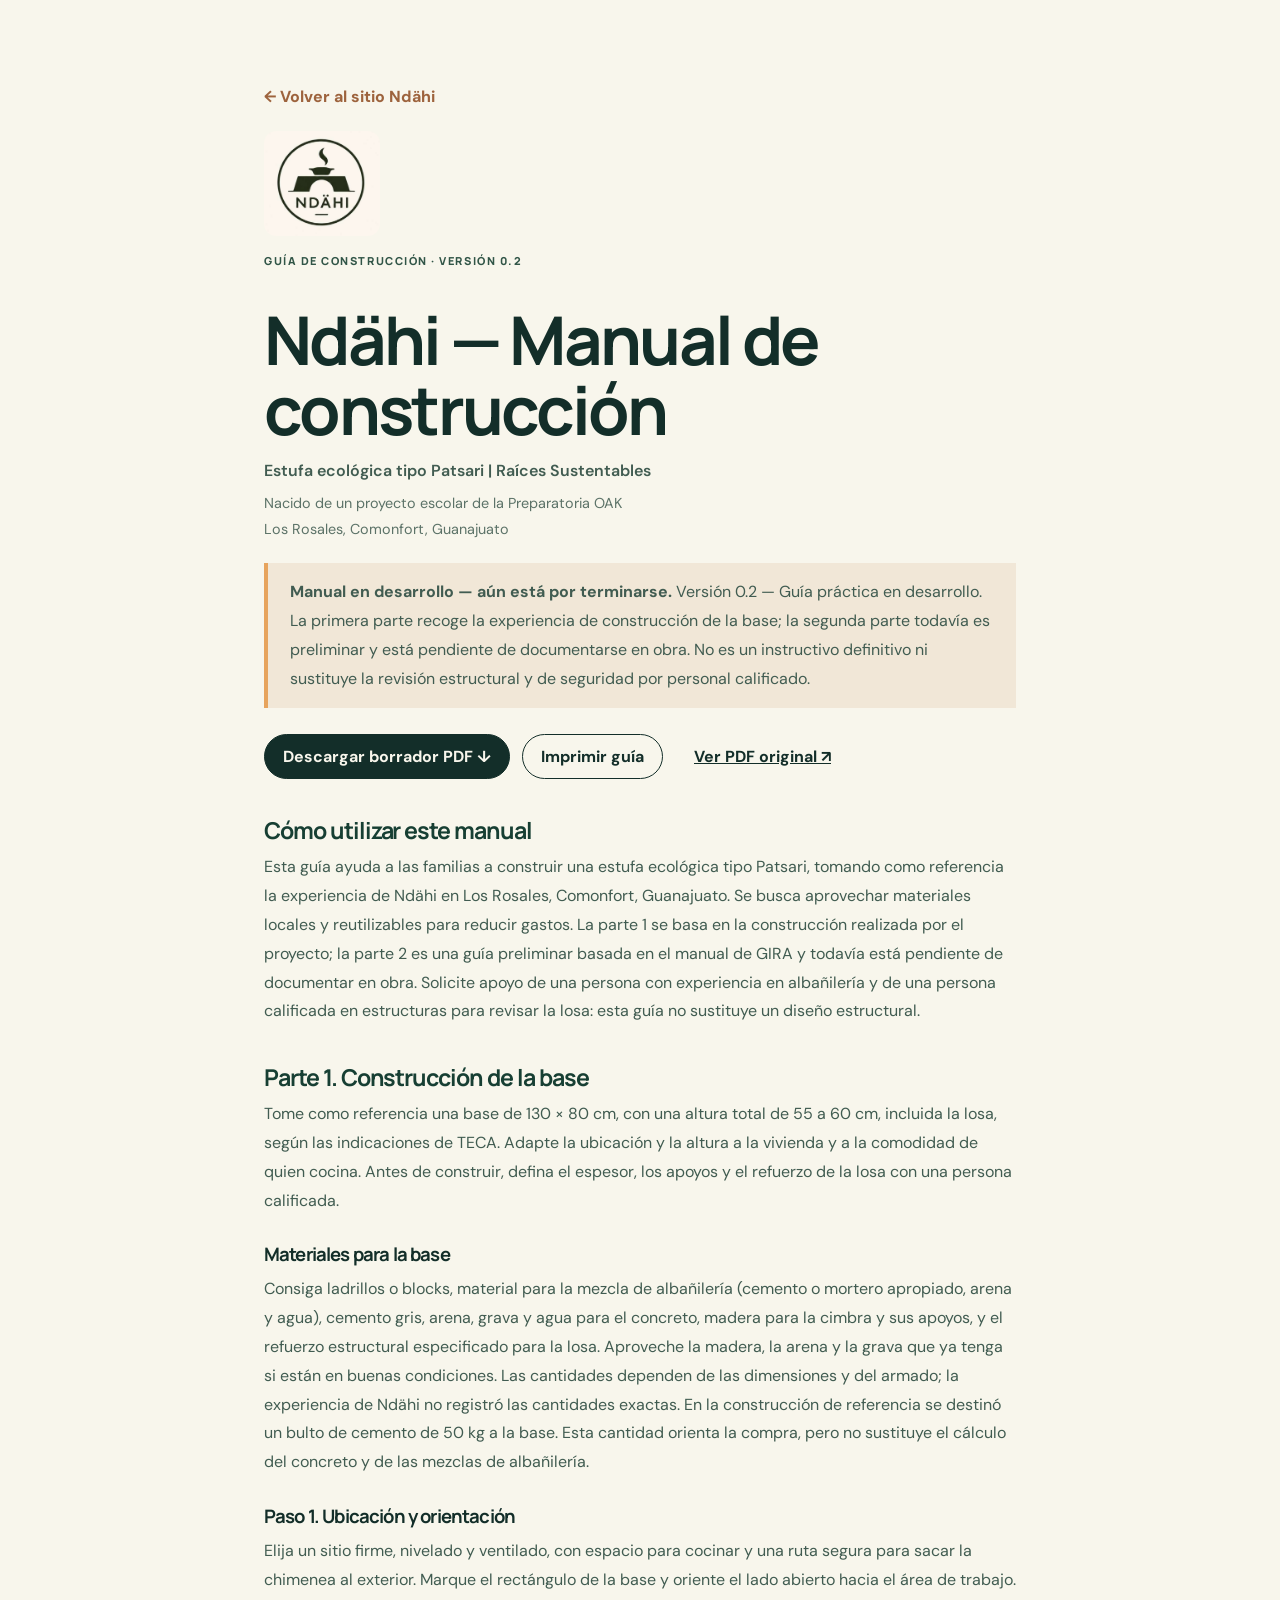
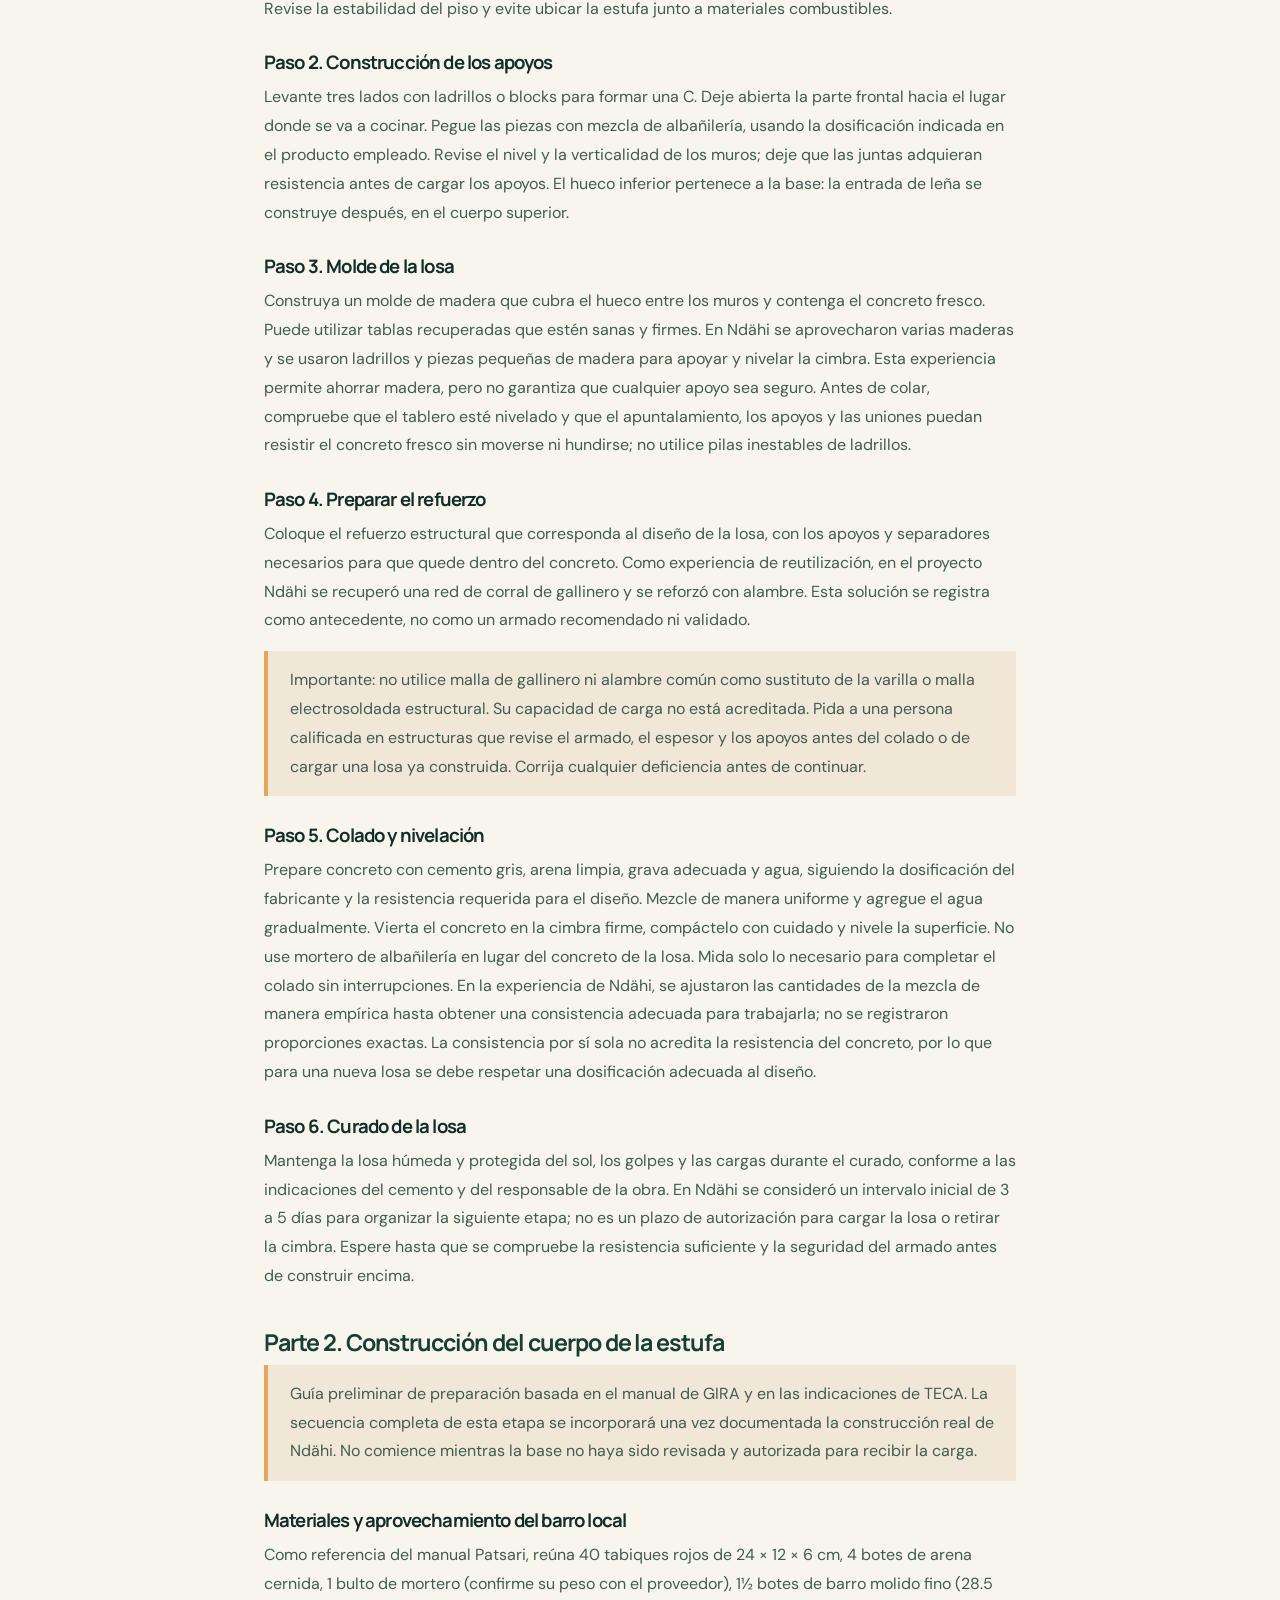
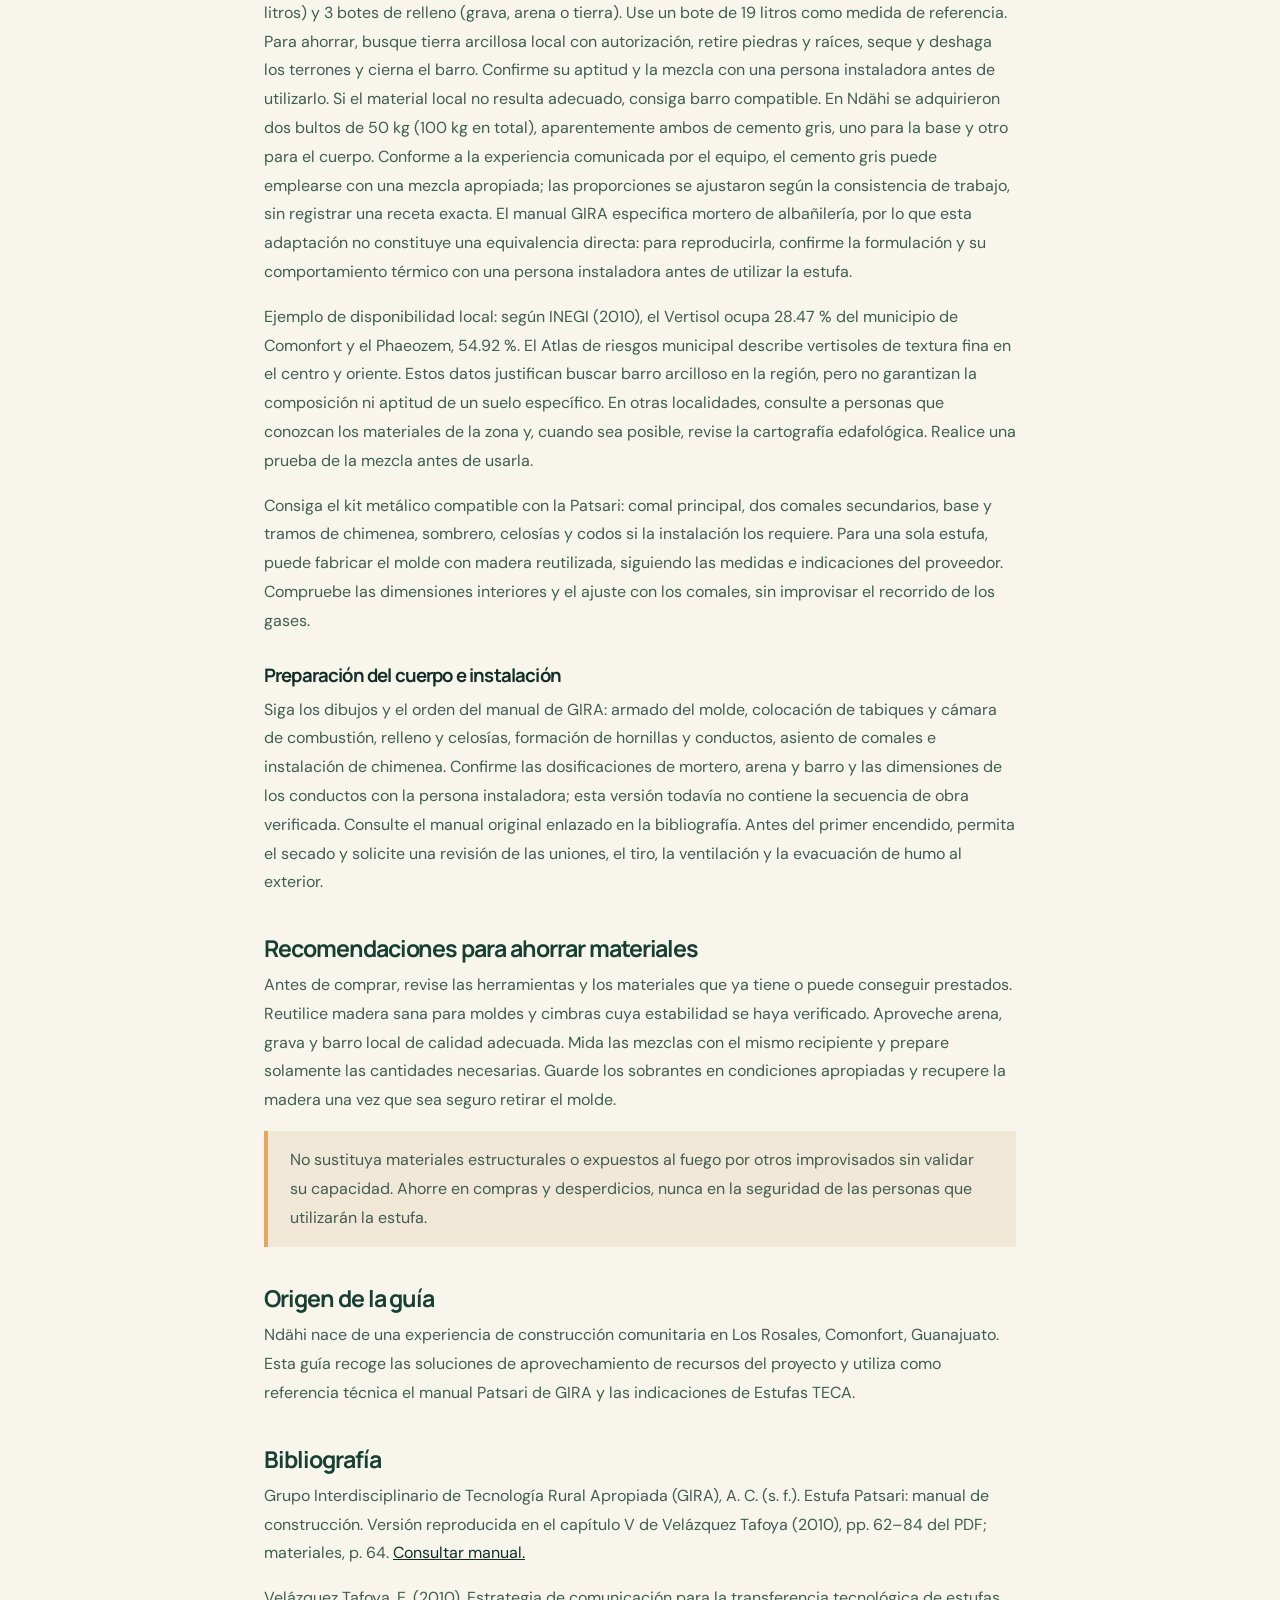
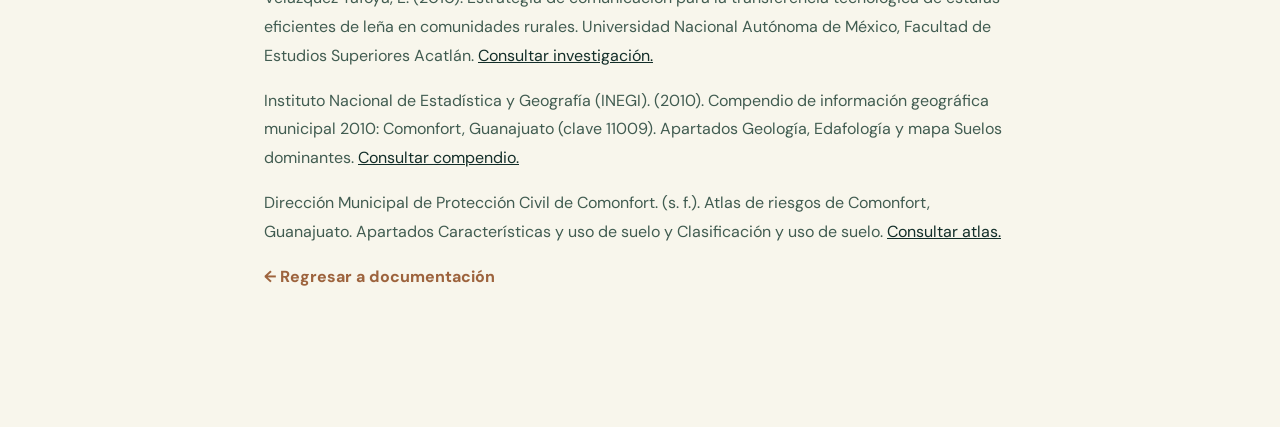
<file: manual-construccion.html>
<!doctype html>
<html lang="es-MX">
<head>
<meta charset="utf-8">
<meta name="viewport" content="width=device-width,initial-scale=1">
<meta name="theme-color" content="#132E29">
<meta name="description" content="Versión 0.2 en desarrollo del manual de construcción de Ndähi.">
<title>Manual de construcción en desarrollo | Ndähi</title>
<link rel="icon" href="./assets/favicon.png">
<link rel="preconnect" href="https://fonts.googleapis.com">
<link href="https://fonts.googleapis.com/css2?family=DM+Sans:wght@400;500;600;700&family=Manrope:wght@400;600;700;800&family=Instrument+Serif:ital@0;1&display=swap" rel="stylesheet">
<link rel="stylesheet" href="./styles.css">
<style>
/* Keep the official brand and provide a compact, printable reading layout. */
.manual-brand {width:116px;height:auto;margin:24px 0 12px;border-radius:12px}
.manual-inner .manual-title{font-size:clamp(2.4rem,7vw,4.2rem);line-height:1.04;margin:14px 0 12px}
.manual-subtitle{font-weight:600;margin:0 0 6px}
.manual-origin{font-size:.9rem;opacity:.85}
.manual-actions{display:flex;flex-wrap:wrap;gap:12px;align-items:center;margin:26px 0 36px}
.manual-actions a,.manual-actions button{display:inline-flex;align-items:center;justify-content:center;min-height:45px;padding:11px 18px;border:1px solid #132e29;border-radius:999px;font:inherit;font-weight:700;text-decoration:none;cursor:pointer}
.manual-actions .download{background:#132e29;color:#f8f6ec}
.manual-actions .print{background:transparent;color:#132e29}
.manual-actions .view{border-color:transparent;color:#132e29;text-decoration:underline}
.manual-section ol{padding-left:1.35rem;margin-bottom:2rem}
.manual-section li{padding-left:.25rem;margin:0 0 .7rem;line-height:1.65}
.manual-section a{color:#132e29;text-decoration:underline;overflow-wrap:anywhere}
.manual-section li.manual-warning{padding:14px 16px;margin-left:0;border-radius:8px}
@media print{
 @page{size:A4;margin:14mm}
 html,body,.manual-page,.manual-inner{background:white!important;color:black!important;margin:0!important;padding:0!important;width:auto!important;max-width:none!important}
 .manual-actions,.backlink{display:none!important}
 .manual-brand{width:70px;margin:0 0 8pt}
 .manual-inner .manual-title{font-size:24pt;margin:0 0 8pt}
 .manual-inner h2{font-size:15pt;margin:14pt 0 6pt;break-after:avoid}
 .manual-inner p,.manual-section li{font-size:10.5pt;line-height:1.4}
 .manual-section ol{margin-bottom:10pt}
 .manual-section li{break-inside:avoid;margin-bottom:5pt}
 .manual-section a{color:black!important}
 .manual-section li.manual-warning{background:white!important;border:1px solid #555}
}
</style>
<style>.manual-inner h3{font-size:1.16rem;color:#132e29;margin:26px 0 8px}.manual-inner .draft-notice{margin:20px 0 26px}.manual-inner .manual-section p{margin:0 0 1em}@media print{.manual-inner h3{font-size:12pt;break-after:avoid}.manual-inner .manual-warning{background:white!important;border:1px solid #555;break-inside:avoid}.manual-inner .manual-section{background:white!important}}</style>
</head>
<body>
<main class="manual-page"><div class="manual-inner">
<a href="./index.html#recursos" class="backlink">← Volver al sitio Ndähi</a>
<header>
<img class="manual-brand" src="./assets/logo-ndahi.jpg" alt="Logotipo de Ndähi">
<div class="eyebrow">GUÍA DE CONSTRUCCIÓN · VERSIÓN 0.2</div>
<h1 class="manual-title">Ndähi — Manual de construcción</h1>
<p class="manual-subtitle">Estufa ecológica tipo Patsari | Raíces Sustentables</p>
<p class="manual-origin">Nacido de un proyecto escolar de la Preparatoria OAK<br>Los Rosales, Comonfort, Guanajuato</p>
<p class="manual-warning draft-notice"><strong>Manual en desarrollo — aún está por terminarse.</strong> Versión 0.2 — Guía práctica en desarrollo. La primera parte recoge la experiencia de construcción de la base; la segunda parte todavía es preliminar y está pendiente de documentarse en obra. No es un instructivo definitivo ni sustituye la revisión estructural y de seguridad por personal calificado.</p>
</header>
<nav class="manual-actions" aria-label="Opciones del manual de construcción">
<a class="download" href="./recursos/manual-construccion-ndahi.pdf" download="Manual-de-construccion-Ndahi-v0.2.pdf">Descargar borrador PDF ↓</a>
<button class="print" type="button" onclick="window.print()">Imprimir guía</button>
<a class="view" href="./recursos/manual-construccion-ndahi.pdf" target="_blank" rel="noopener">Ver PDF original ↗</a>
</nav>
<div class="manual-section"><h2>Cómo utilizar este manual</h2>
<p>Esta guía ayuda a las familias a construir una estufa ecológica tipo Patsari, tomando como referencia la experiencia de Ndähi en Los Rosales, Comonfort, Guanajuato. Se busca aprovechar materiales locales y reutilizables para reducir gastos. La parte 1 se basa en la construcción realizada por el proyecto; la parte 2 es una guía preliminar basada en el manual de GIRA y todavía está pendiente de documentar en obra. Solicite apoyo de una persona con experiencia en albañilería y de una persona calificada en estructuras para revisar la losa: esta guía no sustituye un diseño estructural.</p>
<h2>Parte 1. Construcción de la base</h2>
<p>Tome como referencia una base de 130 × 80 cm, con una altura total de 55 a 60 cm, incluida la losa, según las indicaciones de TECA. Adapte la ubicación y la altura a la vivienda y a la comodidad de quien cocina. Antes de construir, defina el espesor, los apoyos y el refuerzo de la losa con una persona calificada.</p>
<h3>Materiales para la base</h3>
<p>Consiga ladrillos o blocks, material para la mezcla de albañilería (cemento o mortero apropiado, arena y agua), cemento gris, arena, grava y agua para el concreto, madera para la cimbra y sus apoyos, y el refuerzo estructural especificado para la losa. Aproveche la madera, la arena y la grava que ya tenga si están en buenas condiciones. Las cantidades dependen de las dimensiones y del armado; la experiencia de Ndähi no registró las cantidades exactas. En la construcción de referencia se destinó un bulto de cemento de 50 kg a la base. Esta cantidad orienta la compra, pero no sustituye el cálculo del concreto y de las mezclas de albañilería.</p>
<h3>Paso 1. Ubicación y orientación</h3>
<p>Elija un sitio firme, nivelado y ventilado, con espacio para cocinar y una ruta segura para sacar la chimenea al exterior. Marque el rectángulo de la base y oriente el lado abierto hacia el área de trabajo. Revise la estabilidad del piso y evite ubicar la estufa junto a materiales combustibles.</p>
<h3>Paso 2. Construcción de los apoyos</h3>
<p>Levante tres lados con ladrillos o blocks para formar una C. Deje abierta la parte frontal hacia el lugar donde se va a cocinar. Pegue las piezas con mezcla de albañilería, usando la dosificación indicada en el producto empleado. Revise el nivel y la verticalidad de los muros; deje que las juntas adquieran resistencia antes de cargar los apoyos. El hueco inferior pertenece a la base: la entrada de leña se construye después, en el cuerpo superior.</p>
<h3>Paso 3. Molde de la losa</h3>
<p>Construya un molde de madera que cubra el hueco entre los muros y contenga el concreto fresco. Puede utilizar tablas recuperadas que estén sanas y firmes. En Ndähi se aprovecharon varias maderas y se usaron ladrillos y piezas pequeñas de madera para apoyar y nivelar la cimbra. Esta experiencia permite ahorrar madera, pero no garantiza que cualquier apoyo sea seguro. Antes de colar, compruebe que el tablero esté nivelado y que el apuntalamiento, los apoyos y las uniones puedan resistir el concreto fresco sin moverse ni hundirse; no utilice pilas inestables de ladrillos.</p>
<h3>Paso 4. Preparar el refuerzo</h3>
<p>Coloque el refuerzo estructural que corresponda al diseño de la losa, con los apoyos y separadores necesarios para que quede dentro del concreto. Como experiencia de reutilización, en el proyecto Ndähi se recuperó una red de corral de gallinero y se reforzó con alambre. Esta solución se registra como antecedente, no como un armado recomendado ni validado.</p>
<p class="manual-warning">Importante: no utilice malla de gallinero ni alambre común como sustituto de la varilla o malla electrosoldada estructural. Su capacidad de carga no está acreditada. Pida a una persona calificada en estructuras que revise el armado, el espesor y los apoyos antes del colado o de cargar una losa ya construida. Corrija cualquier deficiencia antes de continuar.</p>
<h3>Paso 5. Colado y nivelación</h3>
<p>Prepare concreto con cemento gris, arena limpia, grava adecuada y agua, siguiendo la dosificación del fabricante y la resistencia requerida para el diseño. Mezcle de manera uniforme y agregue el agua gradualmente. Vierta el concreto en la cimbra firme, compáctelo con cuidado y nivele la superficie. No use mortero de albañilería en lugar del concreto de la losa. Mida solo lo necesario para completar el colado sin interrupciones. En la experiencia de Ndähi, se ajustaron las cantidades de la mezcla de manera empírica hasta obtener una consistencia adecuada para trabajarla; no se registraron proporciones exactas. La consistencia por sí sola no acredita la resistencia del concreto, por lo que para una nueva losa se debe respetar una dosificación adecuada al diseño.</p>
<h3>Paso 6. Curado de la losa</h3>
<p>Mantenga la losa húmeda y protegida del sol, los golpes y las cargas durante el curado, conforme a las indicaciones del cemento y del responsable de la obra. En Ndähi se consideró un intervalo inicial de 3 a 5 días para organizar la siguiente etapa; no es un plazo de autorización para cargar la losa o retirar la cimbra. Espere hasta que se compruebe la resistencia suficiente y la seguridad del armado antes de construir encima.</p>
<h2>Parte 2. Construcción del cuerpo de la estufa</h2>
<p class="manual-warning">Guía preliminar de preparación basada en el manual de GIRA y en las indicaciones de TECA. La secuencia completa de esta etapa se incorporará una vez documentada la construcción real de Ndähi. No comience mientras la base no haya sido revisada y autorizada para recibir la carga.</p>
<h3>Materiales y aprovechamiento del barro local</h3>
<p>Como referencia del manual Patsari, reúna 40 tabiques rojos de 24 × 12 × 6 cm, 4 botes de arena cernida, 1 bulto de mortero (confirme su peso con el proveedor), 1½ botes de barro molido fino (28.5 litros) y 3 botes de relleno (grava, arena o tierra). Use un bote de 19 litros como medida de referencia. Para ahorrar, busque tierra arcillosa local con autorización, retire piedras y raíces, seque y deshaga los terrones y cierna el barro. Confirme su aptitud y la mezcla con una persona instaladora antes de utilizarlo. Si el material local no resulta adecuado, consiga barro compatible. En Ndähi se adquirieron dos bultos de 50 kg (100 kg en total), aparentemente ambos de cemento gris, uno para la base y otro para el cuerpo. Conforme a la experiencia comunicada por el equipo, el cemento gris puede emplearse con una mezcla apropiada; las proporciones se ajustaron según la consistencia de trabajo, sin registrar una receta exacta. El manual GIRA especifica mortero de albañilería, por lo que esta adaptación no constituye una equivalencia directa: para reproducirla, confirme la formulación y su comportamiento térmico con una persona instaladora antes de utilizar la estufa.</p>
<p>Ejemplo de disponibilidad local: según INEGI (2010), el Vertisol ocupa 28.47 % del municipio de Comonfort y el Phaeozem, 54.92 %. El Atlas de riesgos municipal describe vertisoles de textura fina en el centro y oriente. Estos datos justifican buscar barro arcilloso en la región, pero no garantizan la composición ni aptitud de un suelo específico. En otras localidades, consulte a personas que conozcan los materiales de la zona y, cuando sea posible, revise la cartografía edafológica. Realice una prueba de la mezcla antes de usarla.</p>
<p>Consiga el kit metálico compatible con la Patsari: comal principal, dos comales secundarios, base y tramos de chimenea, sombrero, celosías y codos si la instalación los requiere. Para una sola estufa, puede fabricar el molde con madera reutilizada, siguiendo las medidas e indicaciones del proveedor. Compruebe las dimensiones interiores y el ajuste con los comales, sin improvisar el recorrido de los gases.</p>
<h3>Preparación del cuerpo e instalación</h3>
<p>Siga los dibujos y el orden del manual de GIRA: armado del molde, colocación de tabiques y cámara de combustión, relleno y celosías, formación de hornillas y conductos, asiento de comales e instalación de chimenea. Confirme las dosificaciones de mortero, arena y barro y las dimensiones de los conductos con la persona instaladora; esta versión todavía no contiene la secuencia de obra verificada. Consulte el manual original enlazado en la bibliografía. Antes del primer encendido, permita el secado y solicite una revisión de las uniones, el tiro, la ventilación y la evacuación de humo al exterior.</p>
<h2>Recomendaciones para ahorrar materiales</h2>
<p>Antes de comprar, revise las herramientas y los materiales que ya tiene o puede conseguir prestados. Reutilice madera sana para moldes y cimbras cuya estabilidad se haya verificado. Aproveche arena, grava y barro local de calidad adecuada. Mida las mezclas con el mismo recipiente y prepare solamente las cantidades necesarias. Guarde los sobrantes en condiciones apropiadas y recupere la madera una vez que sea seguro retirar el molde.</p>
<p class="manual-warning">No sustituya materiales estructurales o expuestos al fuego por otros improvisados sin validar su capacidad. Ahorre en compras y desperdicios, nunca en la seguridad de las personas que utilizarán la estufa.</p>
<h2>Origen de la guía</h2>
<p>Ndähi nace de una experiencia de construcción comunitaria en Los Rosales, Comonfort, Guanajuato. Esta guía recoge las soluciones de aprovechamiento de recursos del proyecto y utiliza como referencia técnica el manual Patsari de GIRA y las indicaciones de Estufas TECA.</p>
<h2>Bibliografía</h2>
<p>Grupo Interdisciplinario de Tecnología Rural Apropiada (GIRA), A. C. (s. f.). Estufa Patsari: manual de construcción. Versión reproducida en el capítulo V de Velázquez Tafoya (2010), pp. 62–84 del PDF; materiales, p. 64. <a href="https://tesiunamdocumentos.dgb.unam.mx/ptb2010/agosto/0660852/0660852_A1.pdf#page=63" target="_blank" rel="noopener noreferrer">Consultar manual.</a></p>
<p>Velázquez Tafoya, E. (2010). Estrategia de comunicación para la transferencia tecnológica de estufas eficientes de leña en comunidades rurales. Universidad Nacional Autónoma de México, Facultad de Estudios Superiores Acatlán. <a href="https://tesiunamdocumentos.dgb.unam.mx/ptb2010/agosto/0660852/0660852_A1.pdf" target="_blank" rel="noopener noreferrer">Consultar investigación.</a></p>
<p>Instituto Nacional de Estadística y Geografía (INEGI). (2010). Compendio de información geográfica municipal 2010: Comonfort, Guanajuato (clave 11009). Apartados Geología, Edafología y mapa Suelos dominantes. <a href="https://www.inegi.org.mx/contenidos/app/mexicocifras/datos_geograficos/11/11009.pdf" target="_blank" rel="noopener noreferrer">Consultar compendio.</a></p>
<p>Dirección Municipal de Protección Civil de Comonfort. (s. f.). Atlas de riesgos de Comonfort, Guanajuato. Apartados Características y uso de suelo y Clasificación y uso de suelo. <a href="https://servicios-ssp.guanajuato.gob.mx/atlas/atlas%20elab%20municipios/ATLASDERIESGOS_COMONFORT.pdf" target="_blank" rel="noopener noreferrer">Consultar atlas.</a></p></div>
<p><a href="./index.html#recursos" class="backlink">← Regresar a documentación</a></p>
</div></main>
</body></html>
</file>
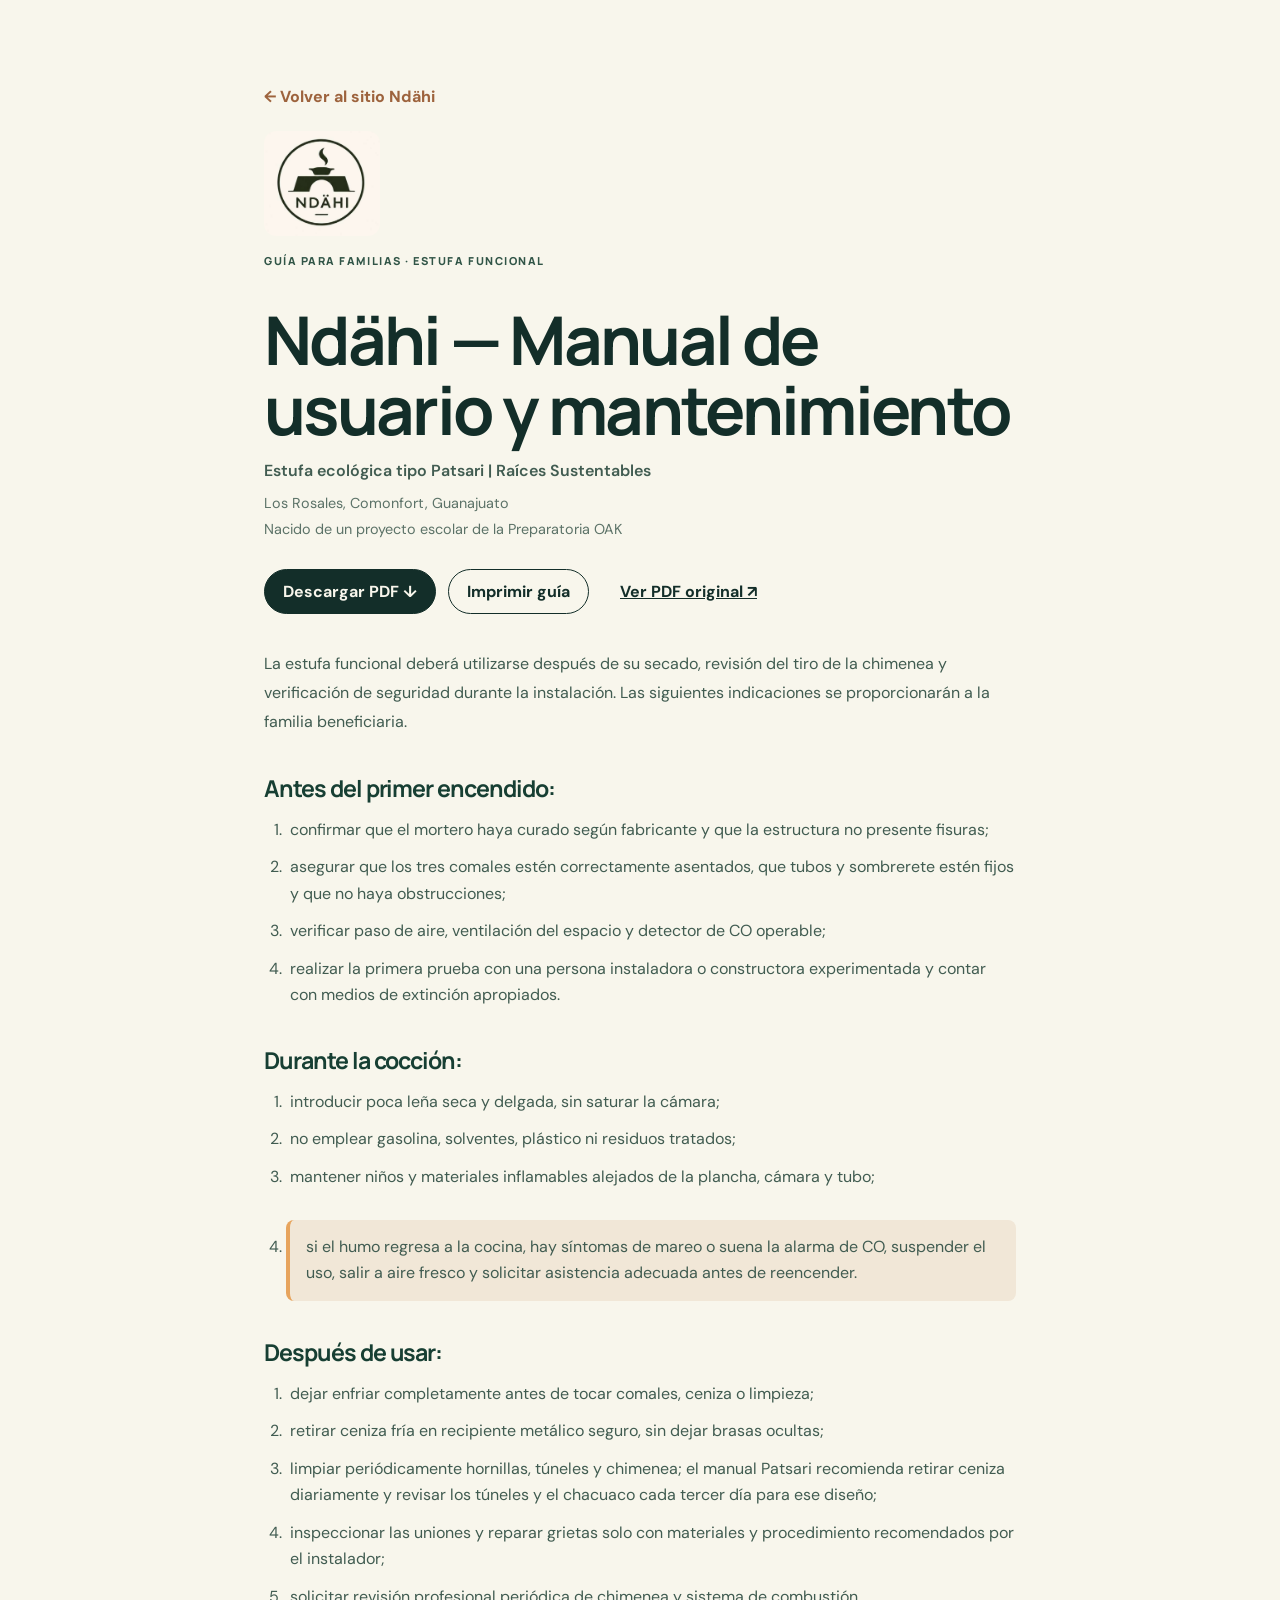
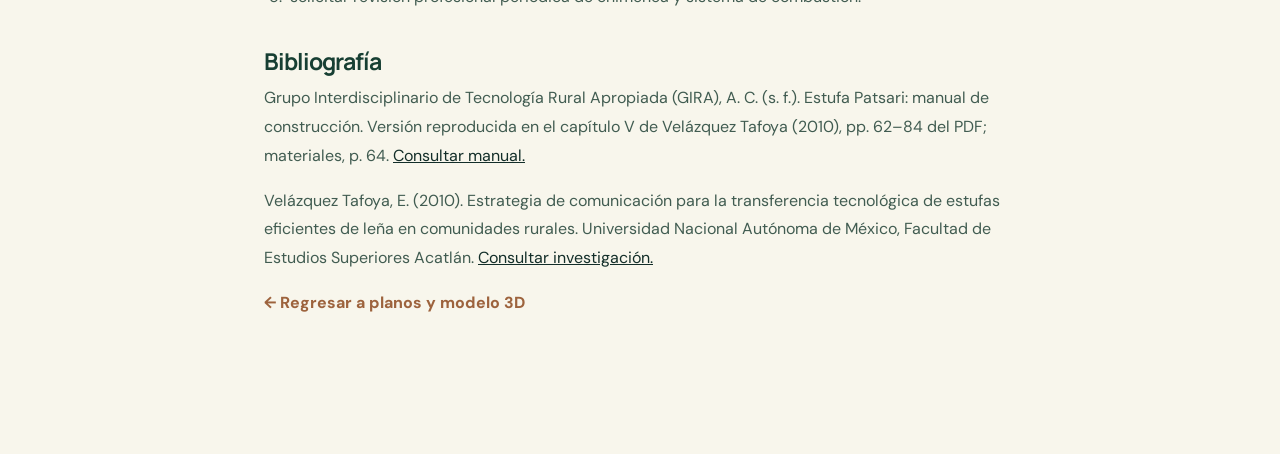
<file: manual.html>
<!doctype html>
<html lang="es-MX">
<head>
<meta charset="utf-8">
<meta name="viewport" content="width=device-width,initial-scale=1">
<meta name="theme-color" content="#132E29">
<meta name="description" content="Manual de usuario y mantenimiento de la estufa ecológica tipo Patsari de Ndähi.">
<title>Manual de usuario y mantenimiento | Ndähi</title>
<link rel="icon" href="./assets/favicon.png">
<link rel="preconnect" href="https://fonts.googleapis.com">
<link href="https://fonts.googleapis.com/css2?family=DM+Sans:wght@400;500;600;700&family=Manrope:wght@400;600;700;800&family=Instrument+Serif:ital@0;1&display=swap" rel="stylesheet">
<link rel="stylesheet" href="./styles.css">
<style>
/* Keep the official brand and provide a compact, printable reading layout. */
.manual-brand {width:116px;height:auto;margin:24px 0 12px;border-radius:12px}
.manual-inner .manual-title{font-size:clamp(2.4rem,7vw,4.2rem);line-height:1.04;margin:14px 0 12px}
.manual-subtitle{font-weight:600;margin:0 0 6px}
.manual-origin{font-size:.9rem;opacity:.85}
.manual-actions{display:flex;flex-wrap:wrap;gap:12px;align-items:center;margin:26px 0 36px}
.manual-actions a,.manual-actions button{display:inline-flex;align-items:center;justify-content:center;min-height:45px;padding:11px 18px;border:1px solid #132e29;border-radius:999px;font:inherit;font-weight:700;text-decoration:none;cursor:pointer}
.manual-actions .download{background:#132e29;color:#f8f6ec}
.manual-actions .print{background:transparent;color:#132e29}
.manual-actions .view{border-color:transparent;color:#132e29;text-decoration:underline}
.manual-section ol{padding-left:1.35rem;margin-bottom:2rem}
.manual-section li{padding-left:.25rem;margin:0 0 .7rem;line-height:1.65}
.manual-section a{color:#132e29;text-decoration:underline;overflow-wrap:anywhere}
.manual-section li.manual-warning{padding:14px 16px;margin-left:0;border-radius:8px}
@media print{
 @page{size:A4;margin:14mm}
 html,body,.manual-page,.manual-inner{background:white!important;color:black!important;margin:0!important;padding:0!important;width:auto!important;max-width:none!important}
 .manual-actions,.backlink{display:none!important}
 .manual-brand{width:70px;margin:0 0 8pt}
 .manual-inner .manual-title{font-size:24pt;margin:0 0 8pt}
 .manual-inner h2{font-size:15pt;margin:14pt 0 6pt;break-after:avoid}
 .manual-inner p,.manual-section li{font-size:10.5pt;line-height:1.4}
 .manual-section ol{margin-bottom:10pt}
 .manual-section li{break-inside:avoid;margin-bottom:5pt}
 .manual-section a{color:black!important}
 .manual-section li.manual-warning{background:white!important;border:1px solid #555}
}
</style>
</head>
<body>
<main class="manual-page"><div class="manual-inner">
<a href="./index.html#recursos" class="backlink">← Volver al sitio Ndähi</a>
<header>
<img class="manual-brand" src="./assets/logo-ndahi.jpg" alt="Logotipo de Ndähi">
<div class="eyebrow">GUÍA PARA FAMILIAS · ESTUFA FUNCIONAL</div>
<h1 class="manual-title">Ndähi — Manual de usuario y mantenimiento</h1>
<p class="manual-subtitle">Estufa ecológica tipo Patsari | Raíces Sustentables</p>
<p class="manual-origin">Los Rosales, Comonfort, Guanajuato<br>Nacido de un proyecto escolar de la Preparatoria OAK</p>
</header>
<nav class="manual-actions" aria-label="Opciones del manual">
<a class="download" href="./recursos/manual-usuario-ndahi.pdf" download="Manual-de-usuario-Ndahi.pdf">Descargar PDF ↓</a>
<button class="print" type="button" onclick="window.print()">Imprimir guía</button>
<a class="view" href="./recursos/manual-usuario-ndahi.pdf" target="_blank" rel="noopener">Ver PDF original ↗</a>
</nav>
<p>La estufa funcional deberá utilizarse después de su secado, revisión del tiro de la chimenea y verificación de seguridad durante la instalación. Las siguientes indicaciones se proporcionarán a la familia beneficiaria.</p>
<section class="manual-section"><h2>Antes del primer encendido:</h2><ol><li>confirmar que el mortero haya curado según fabricante y que la estructura no presente fisuras;</li>
<li>asegurar que los tres comales estén correctamente asentados, que tubos y sombrerete estén fijos y que no haya obstrucciones;</li>
<li>verificar paso de aire, ventilación del espacio y detector de CO operable;</li>
<li>realizar la primera prueba con una persona instaladora o constructora experimentada y contar con medios de extinción apropiados.</li></ol></section>
<section class="manual-section"><h2>Durante la cocción:</h2><ol><li>introducir poca leña seca y delgada, sin saturar la cámara;</li>
<li>no emplear gasolina, solventes, plástico ni residuos tratados;</li>
<li>mantener niños y materiales inflamables alejados de la plancha, cámara y tubo;</li>
<li class="manual-warning">si el humo regresa a la cocina, hay síntomas de mareo o suena la alarma de CO, suspender el uso, salir a aire fresco y solicitar asistencia adecuada antes de reencender.</li></ol></section>
<section class="manual-section"><h2>Después de usar:</h2><ol><li>dejar enfriar completamente antes de tocar comales, ceniza o limpieza;</li>
<li>retirar ceniza fría en recipiente metálico seguro, sin dejar brasas ocultas;</li>
<li>limpiar periódicamente hornillas, túneles y chimenea; el manual Patsari recomienda retirar ceniza diariamente y revisar los túneles y el chacuaco cada tercer día para ese diseño;</li>
<li>inspeccionar las uniones y reparar grietas solo con materiales y procedimiento recomendados por el instalador;</li>
<li>solicitar revisión profesional periódica de chimenea y sistema de combustión.</li></ol></section>
<section class="manual-section"><h2>Bibliografía</h2><p>Grupo Interdisciplinario de Tecnología Rural Apropiada (GIRA), A. C. (s. f.). Estufa Patsari: manual de construcción. Versión reproducida en el capítulo V de Velázquez Tafoya (2010), pp. 62–84 del PDF; materiales, p. 64. <a href="https://tesiunamdocumentos.dgb.unam.mx/ptb2010/agosto/0660852/0660852_A1.pdf#page=63" target="_blank" rel="noopener noreferrer">Consultar manual.</a></p><p>Velázquez Tafoya, E. (2010). Estrategia de comunicación para la transferencia tecnológica de estufas eficientes de leña en comunidades rurales. Universidad Nacional Autónoma de México, Facultad de Estudios Superiores Acatlán. <a href="https://tesiunamdocumentos.dgb.unam.mx/ptb2010/agosto/0660852/0660852_A1.pdf" target="_blank" rel="noopener noreferrer">Consultar investigación.</a></p></section>
<p><a href="./index.html#recursos" class="backlink">← Regresar a planos y modelo 3D</a></p>
</div></main>
</body>
</html>
</file>
<file: styles.css>
/* Ndähi — identidad visual */
:root {
  --forest: #132e29;
  --forest-2: #1a3b32;
  --forest-3: #315547;
  --gold: #e7a45d;
  --gold-dark: #b9783d;
  --cream: #f8f6ec;
  --cream-2: #eeece0;
  --paper: #fffcf4;
  --ink: #16332b;
  --muted: #60746b;
  --border: rgba(19,46,41,.16);
  --container: 1250px;
}
* { box-sizing: border-box; }
html { scroll-behavior: smooth; scroll-padding-top: 86px; }
body { margin: 0; background: var(--cream); color: var(--ink); font-family: 'DM Sans', sans-serif; -webkit-font-smoothing: antialiased; }
body.menu-open { overflow: hidden; }
img, svg { max-width: 100%; }
a { color: inherit; text-decoration: none; }
button { font: inherit; }
a:focus-visible, button:focus-visible { outline: 3px solid var(--gold); outline-offset: 5px; }
::selection { color: var(--forest); background: var(--gold); }
.container { width: min(var(--container), calc(100% - 104px)); margin: 0 auto; }
.section { padding: 136px 0; }
.skip-link { position: absolute; z-index: 1000; left: 14px; top: -60px; padding: 12px 18px; background: var(--gold); color: var(--forest); font-weight: 700; }
.skip-link:focus { top: 10px; }
h1,h2,h3,h4,p,figure { margin-top: 0; }
h1,h2,h3,h4 { font-family: 'Manrope', sans-serif; letter-spacing: -.045em; }
h2 { font-size: clamp(40px, 5vw, 73px); line-height: 1.12; font-weight: 700; }
h2 em, h3 em, h1 em { font-family: 'Instrument Serif', Georgia, serif; font-weight: 400; letter-spacing: -.018em; }
p { line-height: 1.75; }

/* Cabecera */
.site-header { position: absolute; z-index: 100; inset: 0 0 auto; color: var(--cream); }
.header-inner { display: flex; align-items: center; min-height: 105px; gap: 40px; border-bottom: 1px solid rgba(248,246,236,.18); }
.brand { display: inline-flex; flex: 0 0 auto; align-items: center; color: var(--cream); }
.brand-fallback { display: inline-flex; align-items: center; gap: 10px; }
.brand-symbol { width: 32px; height: 36px; color: var(--gold); }
.brand-text { font-family:'Manrope', sans-serif; font-size: 32px; font-weight: 800; letter-spacing: -.08em; line-height: 1; }
.brand-period, .footer-wordmark span { color: var(--gold); }
.brand-upload { max-width: 170px; max-height: 66px; object-fit: contain; }
.desktop-nav { display: flex; align-items: center; justify-content: center; flex: 1; gap: clamp(18px, 2.4vw, 38px); }
.desktop-nav a { font-size: 13px; font-weight: 600; color: rgba(248,246,236,.80); transition: color .2s; white-space: nowrap; }
.desktop-nav a:hover { color: var(--gold); }
.header-cta { display: flex; align-items: center; gap: 18px; border: 1px solid rgba(248,246,236,.5); border-radius: 100px; padding: 14px 22px; font-size: 13px; font-weight: 700; transition: background .2s,color .2s; }
.header-cta:hover { background: var(--gold); color: var(--forest); border-color: var(--gold); }
.header-cta span { font-size: 19px; line-height: .5; font-weight: 400; }
.menu-toggle { display: none; width: 44px; height: 44px; border: 1px solid rgba(248,246,236,.35); background: transparent; color: inherit; border-radius: 50%; align-items: center; justify-content: center; flex-direction: column; gap: 6px; cursor: pointer; }
.menu-toggle span { display: block; width: 19px; height: 2px; background: currentColor; transition: transform .2s; }
.menu-toggle[aria-expanded="true"] span:first-child { transform: translateY(4px) rotate(45deg); }
.menu-toggle[aria-expanded="true"] span:last-child { transform: translateY(-4px) rotate(-45deg); }
.mobile-nav[hidden], [hidden] { display: none !important; }

/* Portada */
.hero { position: relative; isolation: isolate; overflow: hidden; background: var(--forest); color: var(--cream); }
.hero::before { content:""; position: absolute; z-index: -1; width: 770px; height: 770px; top: 4%; left: -540px; border: 1px solid rgba(231,164,93,.15); border-radius: 50%; box-shadow: 0 0 0 65px rgba(231,164,93,.035), 0 0 0 130px rgba(231,164,93,.025); }
.hero-grid { position: absolute; inset: 0; z-index: -1; opacity: .27; background-image: linear-gradient(rgba(248,246,236,.08) 1px,transparent 1px),linear-gradient(90deg,rgba(248,246,236,.08) 1px,transparent 1px); background-size: 78px 78px; mask-image: linear-gradient(90deg,transparent 35%,black 100%); }
.hero-inner { display: grid; grid-template-columns: 1fr 1.06fr; align-items: center; gap: 25px; min-height: 820px; padding-top: 150px; padding-bottom: 90px; }
.hero-content { position: relative; z-index: 2; padding-bottom: 15px; }
.eyebrow { display: flex; align-items: center; gap: 12px; margin-bottom: 36px; color: var(--forest-3); font-size: 11px; font-family: 'Manrope', sans-serif; font-weight: 800; letter-spacing: .14em; line-height: 1.4; }
.eyebrow-light { color: #e8d4b8; }
.eyebrow-dash { width: 25px; height: 1px; background: var(--gold-dark); flex: 0 0 auto; }
.eyebrow-light .eyebrow-dash { background: var(--gold); }
.hero h1 { margin-bottom: 30px; font-size: clamp(67px, 6.8vw, 105px); font-weight: 700; line-height: 1.045; letter-spacing: -.074em; }
.hero h1 em { color: var(--gold); font-size: 1.18em; line-height: .6; font-style: italic; }
.hero-description { max-width: 480px; color: rgba(248,246,236,.75); font-size: 16px; line-height: 1.8; margin-bottom: 37px; }
.hero-actions { display: flex; align-items: center; flex-wrap: wrap; gap: 30px; }
.button { display: inline-flex; align-items: center; justify-content: space-between; gap: 34px; min-height: 58px; padding: 17px 25px; border: 1px solid transparent; border-radius: 100px; font-family: 'Manrope',sans-serif; font-size: 13px; font-weight: 800; transition: transform .2s,background .2s; }
.button:hover { transform: translateY(-3px); }
.button-primary { background: var(--gold); color: var(--forest); }
.button-primary:hover { background: #f1b675; }
.button span { font-size: 19px; font-weight: 400; line-height: .4; }
.hero-link { color: var(--cream); font-weight: 700; font-size: 13px; display: inline-flex; align-items: center; gap: 11px; }
.hero-link:hover { color: var(--gold); }
.hero-link span { color: var(--gold); font-size: 17px; }
.hero-lower { margin-top: 74px; display: flex; align-items: center; gap: 12px; max-width: 355px; color: rgba(248,246,236,.56); font-size: 11px; letter-spacing: .035em; }
.small-sun { font-size: 22px; line-height: 1; color: var(--gold); }
.hero-visual { position: relative; min-width: 0; }
.hero-visual-frame { position: relative; aspect-ratio: 1/1; max-width: 650px; margin: 0 auto; }
.stove-art { width: 100%; filter: drop-shadow(0 32px 20px rgba(0,0,0,.06)); animation: visualFloat 7s ease-in-out infinite; }
.visual-stamp { position: absolute; right: -1%; top: 15%; display: flex; align-items: center; gap: 8px; background: var(--forest); color: var(--cream); border: 1px solid rgba(231,164,93,.65); border-radius: 40px; padding: 12px 15px; transform: rotate(8deg); font-size: 11px; font-weight: 700; white-space: nowrap; box-shadow: 0 15px 30px rgba(0,0,0,.18); }
.stamp-star { font-size: 19px; color: var(--gold); }
.hero-visual-note { position: absolute; bottom: 7%; left: 7%; padding: 14px 17px; border-radius: 6px; background: var(--paper); color: var(--forest); box-shadow: 0 15px 30px rgba(0,0,0,.13); font-size: 11px; font-weight: 700; display: flex; align-items: center; gap: 9px; }
.note-dot { width: 8px; height: 8px; background: var(--gold); border-radius: 50%; }
.visual-side-word { position: absolute; top: 50%; right: -7%; transform: rotate(90deg) translateX(50%); transform-origin: right center; font-family: 'Manrope', sans-serif; font-size: 11px; letter-spacing: .3em; color: rgba(248,246,236,.4); }
.hero-bottom-line { width: 100%; height: 1px; background: rgba(248,246,236,.12); }
@keyframes visualFloat { 0%,100% { transform: translateY(0); } 50% { transform: translateY(-10px); } }

/* Franja */
.principles-strip { border-bottom: 1px solid var(--border); background: var(--gold); color: var(--forest); }
.strip-inner { display: flex; align-items: center; justify-content: space-between; gap: 20px; min-height: 83px; font-family:'Manrope',sans-serif; font-size: 12px; letter-spacing: .12em; font-weight: 800; }
.strip-mark { font-size: 23px; font-weight: 400; }

/* Propósito */
.purpose-section { background: var(--cream); }
.section-heading { margin-bottom: 61px; }
.heading-row { display: flex; align-items: end; justify-content: space-between; gap: 50px; }
.heading-row h2 { flex: 1 1 64%; margin-bottom: 0; }
.heading-row h2 em, .project-copy h2 em, .steps-intro h3 em, .progress-intro h2 em, .gallery-heading h2 em, .participation-heading h2 em { color: var(--gold-dark); }
.heading-row > p { flex: 0 0 31%; max-width: 350px; color: var(--muted); font-size: 15px; margin: 0 0 8px; }
.purpose-grid { display: grid; grid-template-columns: repeat(3,1fr); border: 1px solid var(--border); }
.purpose-card { min-height: 340px; padding: 35px 36px 29px; border-right: 1px solid var(--border); position: relative; transition: background .2s; }
.purpose-card:last-child { border-right: 0; }
.purpose-card:hover { background: var(--paper); }
.purpose-icon { display: flex; align-items: center; justify-content: center; height: 62px; width: 62px; border: 1px solid #d5cbb9; border-radius: 50%; margin-bottom: 50px; color: var(--gold-dark); }
.purpose-icon svg { width: 35px; height: 35px; }
.card-number { position: absolute; top: 56px; right: 33px; font-family: 'Instrument Serif',serif; font-size: 20px; color: #9caf9e; }
.purpose-card h3 { font-size: 20px; line-height: 1.35; margin-bottom: 15px; letter-spacing: -.04em; }
.purpose-card p { font-size: 13px; line-height: 1.8; color: var(--muted); max-width: 295px; margin-bottom: 0; }

/* Nombre */
.name-section { background: #28483a; color: var(--cream); overflow: hidden; }
.name-inner { display: grid; grid-template-columns: 170px 1fr 70px; align-items: center; gap: 55px; min-height: 335px; }
.name-symbol { width: 145px; color: var(--gold); }
.name-content .eyebrow { margin-bottom: 18px; }
.name-content h2 { margin-bottom: 15px; font-size: clamp(42px, 5vw, 72px); }
.name-content h2 span { color: rgba(248,246,236,.3); font-weight: 300; }
.name-content h2 em { color: var(--gold); }
.name-content p { color: rgba(248,246,236,.72); max-width: 680px; font-size: 14px; margin: 0; }
.name-asterisk { color: var(--gold); align-self: start; margin-top: 70px; font-size: 48px; }

/* Proyecto */
.project-section { background: var(--paper); }
.project-grid { display: grid; grid-template-columns: .95fr 1.05fr; align-items: center; gap: 65px; }
.project-copy h2 { margin-bottom: 32px; font-size: clamp(40px, 4.5vw, 64px); }
.project-copy p { max-width: 505px; color: var(--muted); font-size: 14px; line-height: 1.95; }
.project-copy .section-lead { color: var(--forest); font-size: 16px; font-weight: 500; line-height: 1.8; }
.text-link { display: inline-flex; align-items: center; gap: 27px; border-bottom: 1px solid var(--forest); padding: 15px 0 12px; margin-top: 20px; font-size: 13px; font-weight: 800; }
.text-link:hover { color: var(--gold-dark); border-color: var(--gold-dark); }
.text-link span { font-size: 19px; font-weight: 400; }
.project-visual { min-width:0; background: #dfe6da; padding: 25px; border: 1px solid #c9d5c7; }
.project-visual-top,.project-visual-bottom { display: flex; justify-content: space-between; align-items: center; gap: 15px; font-family: 'Manrope',sans-serif; font-size: 10px; font-weight: 800; letter-spacing: .13em; }
.project-visual-top { padding: 0 4px 16px; }
.project-visual-bottom { padding: 13px 4px 0; justify-content: flex-start; letter-spacing: 0; font-weight: 600; font-size: 11px; color: #4a6257; }
.project-indicator { width: 8px; height: 8px; border-radius: 50%; background: var(--gold-dark); }
.diagram-svg { display: block; width: 100%; height: auto; }
.steps-block { display: grid; grid-template-columns: 1fr 2.1fr; gap: 70px; border-top: 1px solid var(--border); padding-top: 85px; margin-top: 116px; }
.steps-intro h3 { font-size: 37px; line-height: 1.18; margin-bottom: 0; }
.steps-grid { display: grid; grid-template-columns: repeat(3,1fr); gap: 32px; padding-top: 24px; }
.step-num { font-family: 'Instrument Serif',serif; font-size: 32px; color: var(--gold-dark); }
.step h4 { margin-top: 22px; margin-bottom: 10px; font-size: 17px; }
.step p { color: var(--muted); font-size: 12px; line-height: 1.8; }

/* Avances */
.progress-section { background: var(--cream-2); }
.progress-layout { display: grid; grid-template-columns: 1fr .92fr; gap: clamp(65px,9vw,140px); }
.progress-intro h2 { margin-bottom: 30px; }
.progress-intro > p { max-width: 445px; font-size: 15px; color: var(--muted); line-height: 1.85; }
.progress-note { display: inline-flex; align-items: center; gap: 11px; margin-top: 35px; padding: 12px 18px; background: #e2e5d5; border-radius: 50px; font-size: 12px; font-weight: 700; }
.pulse-dot { display: inline-block; height: 8px; width: 8px; border-radius:50%; background: var(--gold-dark); box-shadow: 0 0 0 5px rgba(185,120,61,.12); }
.timeline { margin: 2px 0 0; padding: 0; list-style: none; }
.timeline-item { display: grid; grid-template-columns: 43px 1fr; gap: 23px; position: relative; padding-bottom: 40px; }
.timeline-item:not(:last-child)::before { content:""; position: absolute; width: 1px; left: 21px; top: 48px; bottom: 0; background: #bfcdbd; }
.timeline-indicator { display:flex; align-items:center; justify-content:center; height:43px; width:43px; border:1px solid #aec0ad; border-radius:50%; font-family:'Manrope',sans-serif; font-size:13px; font-weight:800; color:#7e9a85; background:var(--cream-2); position:relative; z-index:1; }
.timeline-item.done .timeline-indicator { background:var(--forest); color:var(--cream); border-color:var(--forest); }
.timeline-item.active .timeline-indicator { background:var(--gold); border-color:var(--gold); }
.timeline-item.active .timeline-indicator span { height:8px; width:8px; background:var(--forest); border-radius:50%; }
.timeline-meta { display:block; margin-bottom:8px; padding-top:1px; color:var(--gold-dark); font-size:10px; font-family:'Manrope',sans-serif; font-weight:800; letter-spacing:.12em; }
.timeline-item h3 { font-size:19px; margin-bottom:7px; }
.timeline-item p { font-size:13px; color:var(--muted); margin-bottom:0; line-height:1.65; }
.timeline-item.future { opacity:.65; }
.timeline-item.future .timeline-meta { color:var(--muted); }

/* Galería */
.gallery-section { background: var(--paper); }
.gallery-heading { display:flex; align-items:end; justify-content:space-between; gap:48px; margin-bottom:53px; }
.gallery-heading h2 { margin-bottom:0; }
.gallery-heading > p { max-width:300px; color:var(--muted); font-size:14px; margin-bottom:4px; }
.gallery-grid { display:grid; grid-template-columns:1.2fr 1fr 1fr; gap:18px; }
.gallery-item { margin:0; min-width:0; }
.gallery-media { position:relative; width:100%; aspect-ratio:.84/1; overflow:hidden; background:#e7e8dc; }
.gallery-item-large .gallery-media { aspect-ratio:.84/1; }
.gallery-empty { position:absolute; inset:0; display:flex; flex-direction:column; align-items:center; justify-content:center; gap:20px; background:radial-gradient(circle at 65% 30%,#f1f0e5,#dfdfcf); color:#93a397; }
.gallery-empty::before { content:""; position:absolute; inset:18px; border:1px dashed #b8c4b5; }
.gallery-empty svg { width:53px; opacity:.65; }
.gallery-empty span { font-size:11px; font-weight:700; letter-spacing:.045em; }
.gallery-media > img { position:absolute; inset:0; width:100%; height:100%; object-fit:cover; transition:transform .4s; }
.gallery-item:hover .gallery-media > img { transform:scale(1.04); }
.gallery-item figcaption { display:flex; gap:20px; padding:20px 0 0; font-size:13px; font-weight:700; }
.gallery-item figcaption span { color:var(--gold-dark); font-family:'Instrument Serif',serif; font-size:20px; line-height:1; }
.gallery-caption { font-size:12px; color:var(--muted); margin:35px 0 0; }

/* Sumarse */
.join-section { position:relative; overflow:hidden; background:var(--forest); color:var(--cream); }
.join-inner { display:grid; grid-template-columns:.78fr 1.22fr; min-height:570px; align-items:center; gap:90px; }
.join-graphic { position:relative; height:420px; }
.join-orbit { position:absolute; display:block; border:1px solid rgba(231,164,93,.46); border-radius:50%; top:50%; left:50%; transform:translate(-50%,-50%); }
.join-orbit-a { width:210px; height:210px; }
.join-orbit-b { width:300px; height:300px; }
.join-orbit-c { width:390px; height:390px; }
.join-orbit::after { content:""; position:absolute; width:11px; height:11px; background:var(--gold); border-radius:50%; left:calc(50% - 5px); top:-6px; }
.join-orbit-b::after { left:25px; top:35px; width:8px; height:8px; }
.join-orbit-c::after { left:auto; right:43px; top:45px; width:6px; height:6px; }
.join-orbit-core { position:absolute; left:50%; top:50%; transform:translate(-50%,-53%); color:var(--gold); font-size:135px; font-family:'Instrument Serif',serif; font-weight:400; }
.join-content { padding:90px 0; }
.join-content h2 { margin-bottom:26px; font-size:clamp(42px,5.4vw,76px); }
.join-content h2 em { color:var(--gold); }
.join-content p { color:rgba(248,246,236,.7); max-width:550px; font-size:15px; margin-bottom:36px; }

/* Participación */
.participation-section { background:var(--cream); }
.participation-inner { display:grid; grid-template-columns:.9fr 1.1fr; gap:85px; }
.participation-heading h2 { font-size:clamp(41px,4.4vw,63px); }
.participation-list { border-top:1px solid var(--border); }
.participation-row { display:grid; grid-template-columns:38px 1fr 160px 20px; gap:18px; align-items:center; min-height:130px; border-bottom:1px solid var(--border); }
.participation-index { color:var(--gold-dark); font-family:'Instrument Serif',serif; font-size:20px; }
.participation-row h3 { margin:0; font-size:17px; line-height:1.4; }
.participation-row p { margin:0; color:var(--muted); font-size:12px; line-height:1.7; }
.participation-arrow { color:var(--gold-dark); font-size:23px; }
.contact-notice { display:flex; align-items:center; gap:22px; grid-column:2; background:#ebe9db; padding:20px 24px; }
.contact-notice-icon { font-size:29px; color:var(--gold-dark); }
.contact-notice p { margin:0; font-size:12px; color:var(--muted); line-height:1.8; }
.contact-notice strong { color:var(--forest); }

/* Pie */
.footer { background:#0b211c; color:var(--cream); }
.footer-main { display:flex; justify-content:space-between; gap:40px; min-height:305px; padding-top:75px; padding-bottom:60px; }
.footer-wordmark { font-family:'Manrope',sans-serif; font-size:65px; font-weight:800; letter-spacing:-.085em; line-height:1; }
.footer-left p { margin:19px 0 0; color:rgba(248,246,236,.55); font-size:13px; line-height:1.8; }
.footer-right { display:flex; flex-direction:column; align-items:flex-end; justify-content:space-between; padding-top:12px; gap:35px; }
.footer-nav { display:flex; flex-wrap:wrap; justify-content:flex-end; gap:23px; }
.footer-nav a { font-size:12px; color:rgba(248,246,236,.76); }
.footer-nav a:hover { color:var(--gold); }
.footer-origin { font-size:12px; color:rgba(248,246,236,.4); }
.footer-bottom { display:flex; justify-content:space-between; flex-wrap:wrap; gap:10px 30px; border-top:1px solid rgba(248,246,236,.14); padding:26px 0 30px; color:rgba(248,246,236,.45); font-size:11px; }
.footer-bottom span span { color:var(--gold); }

/* Revelado progresivo (sólo si JavaScript habilitó animación) */
.motion-ready .reveal { opacity:0; transform:translateY(20px); transition:opacity .7s ease,transform .7s ease; }
.motion-ready .reveal.is-visible { opacity:1; transform:translateY(0); }

/* Adaptación */
@media (max-width: 1130px) {
  .container { width:min(var(--container),calc(100% - 76px)); }
  .header-inner { gap:24px; }
  .desktop-nav { gap:18px; }
  .hero-inner { min-height:760px; }
  .hero h1 { font-size:clamp(64px,7.7vw,92px); }
  .hero-visual-frame { width:115%; max-width:none; margin-left:-7%; }
  .visual-stamp { right:1%; }
  .purpose-card { padding:28px 27px; }
  .project-grid { gap:42px; }
  .steps-block { gap:36px; }
  .participation-inner { gap:45px; }
  .participation-row { grid-template-columns:25px 1fr 120px 18px; gap:12px; }
}
@media (max-width: 830px) {
  .container { width:calc(100% - 48px); }
  .section { padding:92px 0; }
  .site-header { position:absolute; }
  .header-inner { min-height:80px; }
  .brand-text { font-size:28px; }
  .brand-symbol { width:28px; }
  .desktop-nav { display:none; }
  .header-cta { margin-left:auto; padding:11px 16px; }
  .menu-toggle { display:flex; }
  .mobile-nav { position:absolute; top:80px; left:0; right:0; height:calc(100dvh - 80px); background:var(--forest); padding:30px 24px; display:flex; flex-direction:column; gap:0; }
  .mobile-nav a { padding:17px 3px; border-bottom:1px solid rgba(248,246,236,.2); font-size:19px; font-family:'Manrope',sans-serif; font-weight:700; }
  .hero-inner { grid-template-columns:1fr; gap:18px; padding-top:155px; padding-bottom:45px; }
  .hero-content { max-width:620px; }
  .hero h1 { font-size:clamp(65px,11vw,95px); }
  .hero-lower { margin-top:40px; }
  .hero-visual { width:min(610px,94%); justify-self:center; }
  .hero-visual-frame { width:100%; margin-left:0; }
  .visual-side-word { display:none; }
  .strip-inner { min-height:70px; font-size:10px; gap:12px; }
  .heading-row { align-items:start; flex-direction:column; gap:20px; }
  .heading-row > p { max-width:560px; flex:auto; }
  .purpose-grid { grid-template-columns:1fr; }
  .purpose-card { min-height:0; padding:29px 30px; border-right:0; border-bottom:1px solid var(--border); }
  .purpose-card:last-child { border-bottom:0; }
  .purpose-icon { margin-bottom:25px; }
  .purpose-card p { max-width:550px; }
  .name-inner { grid-template-columns:110px 1fr; gap:25px; min-height:275px; }
  .name-symbol { width:110px; }
  .name-asterisk { display:none; }
  .project-grid { grid-template-columns:1fr; gap:55px; }
  .project-copy { max-width:650px; }
  .project-visual { max-width:650px; width:100%; }
  .steps-block { grid-template-columns:1fr; padding-top:55px; margin-top:75px; }
  .steps-grid { padding-top:0; }
  .progress-layout { grid-template-columns:1fr; gap:45px; }
  .gallery-heading { align-items:start; flex-direction:column; gap:18px; }
  .gallery-heading > p { max-width:550px; }
  .join-inner { grid-template-columns: .6fr 1fr; gap:20px; min-height:500px; }
  .join-graphic { height:330px; transform:scale(.7); transform-origin:center; }
  .participation-inner { grid-template-columns:1fr; gap:35px; }
  .contact-notice { grid-column:1; }
  .footer-main { min-height:280px; }
}
@media (max-width: 600px) {
  .container { width:calc(100% - 38px); }
  .section { padding:78px 0; }
  .header-inner { min-height:76px; }
  .header-cta { font-size:11px; padding:11px 13px; gap:9px; }
  .menu-toggle { height:40px; width:40px; }
  .mobile-nav { top:76px; height:calc(100dvh - 76px); }
  .hero-inner { padding-top:134px; padding-bottom:32px; }
  .eyebrow { font-size:9px; letter-spacing:.12em; margin-bottom:25px; }
  .hero h1 { font-size:clamp(58px,12.8vw,76px); margin-bottom:25px; }
  .hero-description { font-size:14px; }
  .hero-actions { gap:25px; }
  .hero-lower { margin-top:40px; }
  .hero-visual { width:108%; margin-left:-4%; }
  .visual-stamp { top:14%; right:5%; padding:9px 12px; font-size:9px; }
  .hero-visual-note { font-size:9px; padding:10px 11px; left:11%; bottom:8%; }
  .strip-inner { justify-content:center; flex-wrap:wrap; gap:7px 12px; padding:17px 0; min-height:0; font-size:9px; letter-spacing:.06em; }
  .strip-inner > span:nth-child(4),.strip-inner > span:nth-child(5) { display:none; }
  h2 { font-size:clamp(39px,10vw,52px); }
  .section-heading { margin-bottom:38px; }
  .heading-row > p { font-size:14px; }
  .name-inner { display:block; padding-top:55px; padding-bottom:60px; }
  .name-symbol { width:81px; margin-bottom:20px; }
  .name-content h2 { font-size:45px; }
  .name-content p { font-size:13px; }
  .project-copy h2 { font-size:clamp(42px,10vw,58px); }
  .project-copy .section-lead { font-size:15px; }
  .project-visual { padding:12px; }
  .project-visual-top,.project-visual-bottom { font-size:8px; }
  .steps-grid { grid-template-columns:1fr; gap:20px; }
  .step { display:grid; grid-template-columns:55px 1fr; column-gap:15px; align-items:center; }
  .step-num { grid-row:span 2; }
  .step h4 { margin:0 0 4px; }
  .step p { margin:0 0 4px; }
  .timeline-item { gap:16px; padding-bottom:31px; }
  .gallery-grid { grid-template-columns:1fr 1fr; gap:14px; }
  .gallery-item-large { grid-column:span 2; }
  .gallery-item-large .gallery-media { aspect-ratio:1.2/1; }
  .gallery-item .gallery-media { aspect-ratio:.86/1; }
  .gallery-item-large .gallery-media { aspect-ratio:1.2/1; }
  .gallery-item figcaption { gap:8px; font-size:11px; line-height:1.5; }
  .gallery-item figcaption span { font-size:17px; }
  .gallery-caption { font-size:11px; }
  .join-inner { grid-template-columns:1fr; gap:0; padding-top:63px; padding-bottom:55px; }
  .join-graphic { position:absolute; top:-85px; right:-220px; width:470px; height:450px; opacity:.25; transform:scale(.85); }
  .join-content { position:relative; z-index:1; padding:0; }
  .join-content h2 { font-size:clamp(44px,10vw,62px); }
  .join-content p { font-size:14px; }
  .participation-row { grid-template-columns:28px 1fr 19px; min-height:118px; gap:12px; }
  .participation-row h3 { font-size:16px; }
  .participation-row p { grid-column:2; font-size:11px; margin-top:-23px; }
  .participation-arrow { grid-column:3; grid-row:1; }
  .footer-main { padding-top:64px; padding-bottom:45px; flex-direction:column; }
  .footer-wordmark { font-size:58px; }
  .footer-right { align-items:flex-start; }
  .footer-nav { justify-content:flex-start; gap:16px 20px; }
  .footer-bottom { padding:23px 0; line-height:1.8; }
}
@media (prefers-reduced-motion: reduce) {
  *,*::before,*::after { animation-duration:.01ms !important; animation-iteration-count:1 !important; scroll-behavior:auto !important; transition-duration:.01ms !important; }
  .motion-ready .reveal { opacity:1; transform:none; }
}

/* Fotografía documental del contexto de la iniciativa. */
.context-photo { margin: 0 0 44px; border-radius: 16px; overflow: hidden; background: #e4e0d4; }
.context-photo img { width: 100%; height: min(53vw, 520px); min-height: 230px; object-fit: cover; display: block; }
.context-photo figcaption { background: #e9e4d8; color: #29453a; padding: 16px 22px; font-size: 13px; line-height: 1.5; }
.brand-upload { width: 76px; height: 76px; max-height: 76px; border-radius: 50%; object-fit: cover; }
@media(max-width: 830px) { .brand-upload { width: 57px; height: 57px; } .context-photo { margin-bottom: 28px; } }


/* Biblioteca de recursos originales de Ndähi */
.resources-section{background:#f8f6ec;scroll-margin-top:90px}
.resources-header{max-width:760px;margin-bottom:38px}
.resources-header h2{font-size:clamp(2.6rem,5.6vw,5.5rem);line-height:1.04;letter-spacing:-.055em;margin:15px 0 18px;color:#132e29}
.resources-header h2 em{font-family:"Instrument Serif",serif;font-weight:400;letter-spacing:-.025em;color:#b77840}
.resources-header p,.resources-note{color:#51665b;line-height:1.7;max-width:730px}
.resources-grid{display:grid;grid-template-columns:1.35fr 1fr 1fr;gap:16px;align-items:stretch}
.resource-card{min-width:0;background:#fffdf7;border:1px solid #e1ded0;border-radius:17px;overflow:hidden;display:flex;flex-direction:column}
.resource-feature{background:#ecf0e9}
.resource-card-top{display:flex;justify-content:space-between;align-items:center;gap:10px;padding:20px 20px 13px}
.resource-label{font-size:.69rem;font-weight:800;letter-spacing:.1em;color:#597065}
.resource-pill{border:1px solid #cdd5c8;border-radius:999px;padding:5px 11px;font-size:.7rem;color:#294b3d;font-weight:700}
.stove-viewer{height:310px;width:100%;background:radial-gradient(circle at center,#e4e9dd,#c8d9cd)}
.model-poster{height:100%;position:relative;display:flex;align-items:center;justify-content:center}
.model-poster img{width:100%;height:100%;object-fit:contain}
.model-poster span{position:absolute;bottom:12px;background:#f8f6ecdf;color:#17362c;padding:7px 11px;font-size:.72rem;border-radius:99px}
.resource-image-link{display:block;height:310px;background:#ecece6;padding:14px}
.resource-image-link img{width:100%;height:100%;object-fit:contain}
.manual-preview{min-height:310px;padding:30px 26px;display:grid;grid-template-columns:42px 1fr;align-content:center;gap:20px 8px;color:#132e29;background:linear-gradient(135deg,#f0e9da,#e4e8db)}
.manual-preview span{font:italic 30px "Instrument Serif",serif;color:#b77840}
.manual-preview div{font-weight:750;font-size:1rem;align-self:center;border-bottom:1px solid #c6ccbd;padding-bottom:17px}
.resource-copy{padding:20px 22px 24px;display:flex;flex-direction:column;align-items:flex-start;flex:1}
.resource-copy h3{font-size:1.27rem;color:#132e29;margin:0 0 10px}
.resource-copy p{font-size:.91rem;line-height:1.65;color:#51665b;margin:0 0 18px;flex:1}
.resource-copy a{font-size:.85rem;font-weight:750;color:#986138;text-decoration:underline;text-underline-offset:4px;margin:4px 10px 4px 0}
.resource-links{display:flex;flex-wrap:wrap}
.resources-note{font-size:.81rem;margin:25px 0 0}
.manual-page{padding:86px 0 120px;min-height:70vh;background:#f8f6ec}
.manual-page .manual-inner{max-width:800px;margin:auto;padding:0 24px}
.manual-page h1{font-size:clamp(2.7rem,6vw,5rem);line-height:1.04;color:#132e29;letter-spacing:-.04em;margin:20px 0}
.manual-page h2{font-size:1.45rem;color:#173f33;margin-top:38px;margin-bottom:10px}
.manual-page p,.manual-page li{line-height:1.8;color:#415c51}
.manual-page ul{padding-left:24px}
.manual-page .backlink{font-weight:750;color:#9d633d}
.manual-page .manual-warning{margin-top:30px;border-left:4px solid #e7a45d;padding:15px 22px;background:#f1e7d7}
@media(max-width:1020px){.resources-grid{grid-template-columns:repeat(2,minmax(0,1fr))}.resource-feature{grid-column:span 2}.resource-feature .stove-viewer{height:390px}}
@media(max-width:650px){.resources-grid{grid-template-columns:1fr}.resource-feature{grid-column:span 1}.resource-feature .stove-viewer{height:310px}.resource-header h2{font-size:3.1rem}.resource-image-link{height:240px}.manual-preview{min-height:230px}}
/* Two manuals and two design resources form a balanced grid. */
@media(min-width:1021px){.resources-grid{grid-template-columns:repeat(2,minmax(0,1fr))}}
@media(min-width:651px) and (max-width:1020px){.resources-grid>.resource-feature{grid-column:auto}.resource-feature .stove-viewer{height:310px}}
.resource-draft{background:#f5e5d1;color:#744619;border-color:#e7a45d;white-space:nowrap}

/* Reconocimiento comunitario — oficio público. */
.recognition-section{background:#f2f0e5}
.recognition-layout{display:grid;grid-template-columns:minmax(0,1.15fr) minmax(0,.8fr);gap:clamp(28px,5.5vw,96px);align-items:center}
.recognition-copy h2{font-size:clamp(2.6rem,5.4vw,5.2rem);letter-spacing:-.055em;line-height:1.04;margin:16px 0 28px;color:#132e29}
.recognition-copy h2 em{font-family:"Instrument Serif",serif;font-weight:400;color:#b77840}
.recognition-copy>p{color:#51665b;font-size:1.03rem;line-height:1.82;margin:0 0 18px;max-width:590px}
.recognition-actions{display:flex;align-items:center;gap:19px;flex-wrap:wrap;margin:30px 0}
.recognition-actions .button{white-space:nowrap}
.recognition-download{color:#986138;text-decoration:underline;text-underline-offset:6px;font-size:.93rem;font-weight:750}
.recognition-copy .recognition-context{font-size:.79rem;color:#66766c;line-height:1.65;margin-top:18px}
.recognition-paper{margin:0;min-width:0;justify-self:center;max-width:425px;width:100%}
.recognition-paper a{display:block;overflow:hidden;border-radius:9px;box-shadow:0 16px 46px rgba(19,46,41,.13);background:white;transition:transform .2s,box-shadow .2s}
.recognition-paper a:hover{transform:translateY(-3px);box-shadow:0 19px 50px rgba(19,46,41,.19)}
.recognition-paper img{display:block;width:100%;height:auto;aspect-ratio:3/4;object-fit:contain;background:white}
.recognition-paper figcaption{font-size:.77rem;line-height:1.55;color:#647369;margin-top:12px;max-width:410px}
@media(max-width:850px){
 .recognition-layout{grid-template-columns:1fr}
 .recognition-paper{max-width:380px}
 .recognition-copy h2{margin-bottom:22px}
}
@media(max-width:520px){
 .recognition-paper{max-width:340px}
 .recognition-actions{gap:17px}
}
</file>
